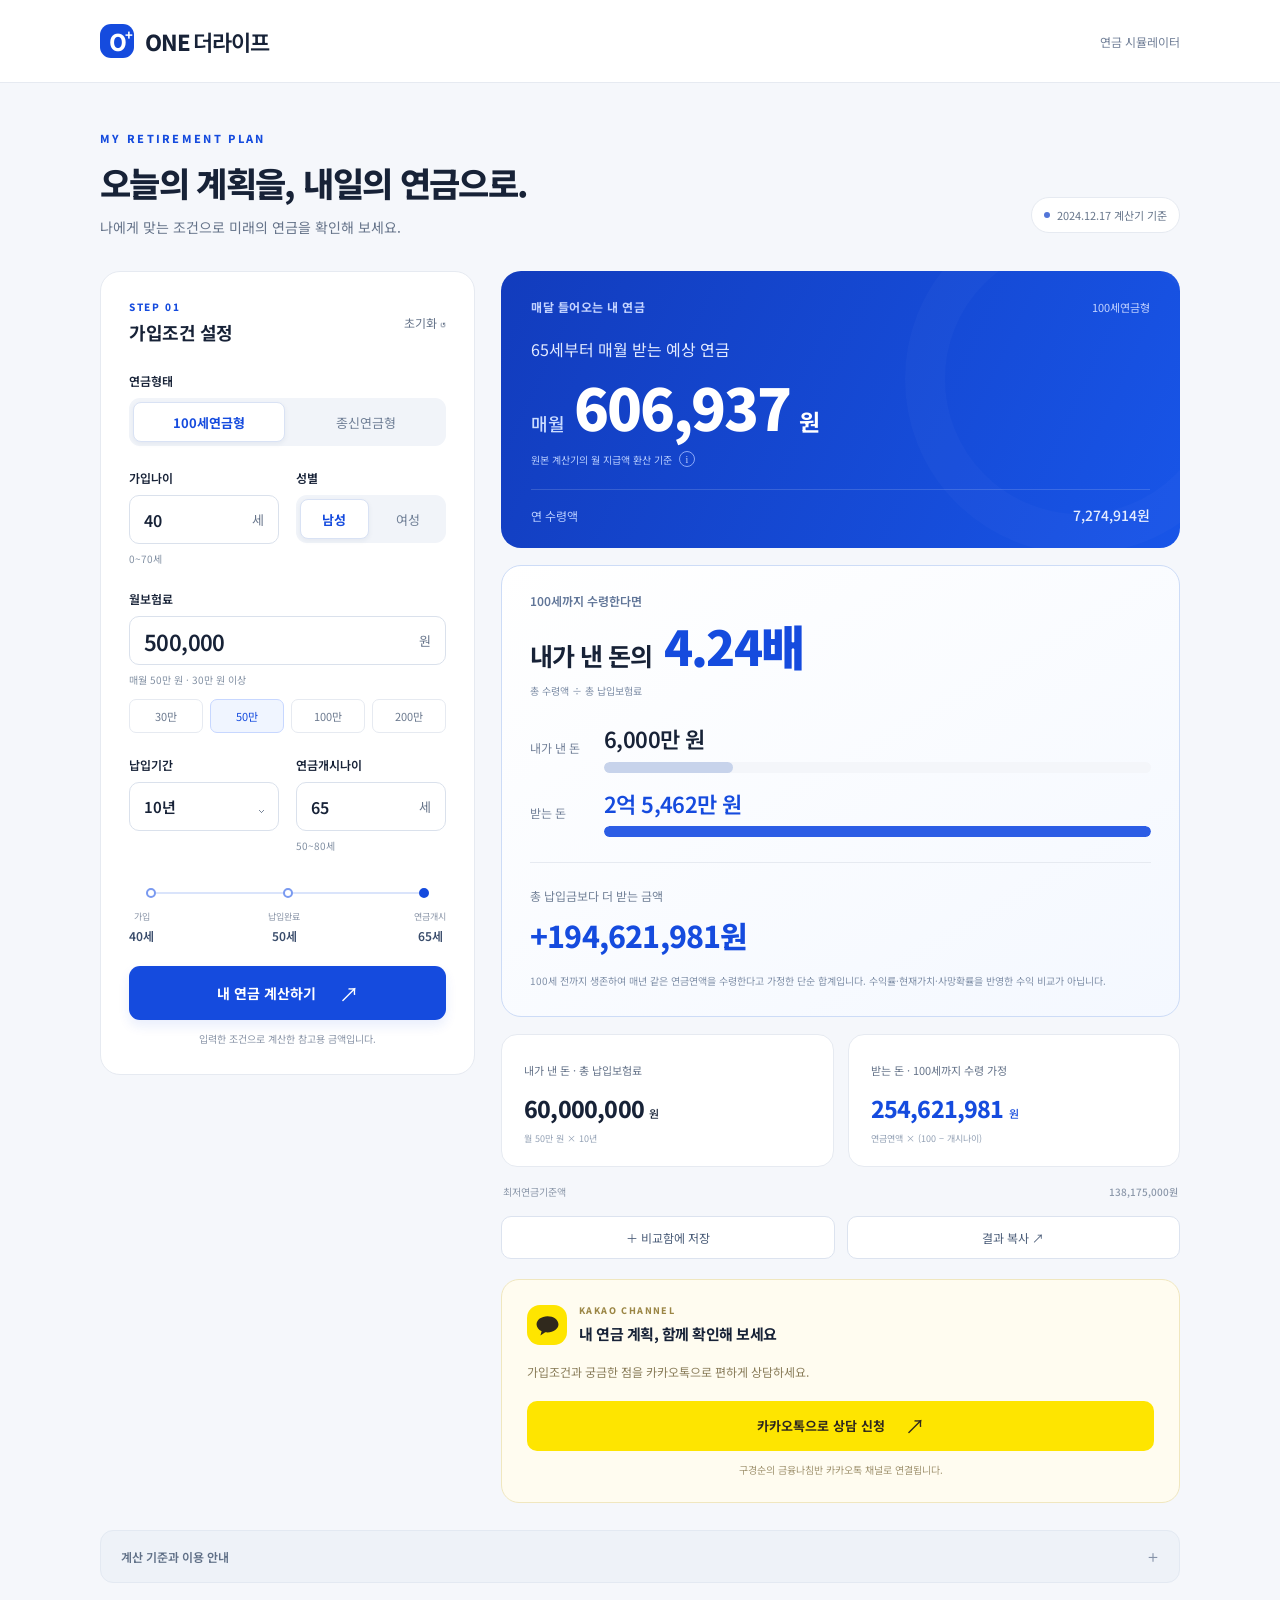
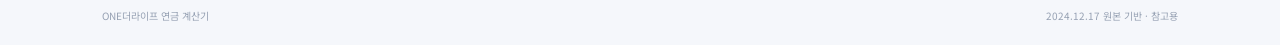
<file: annuity/index.html>
<!doctype html>
<html lang="ko">
<head>
  <meta charset="utf-8"><meta name="viewport" content="width=device-width, initial-scale=1, viewport-fit=cover">
  <meta name="theme-color" content="#154bde"><meta name="description" content="가입조건을 입력하고 ONE더라이프 연금 예상액을 확인하세요. 2024.12.17 원본 계산기 기준.">
  <link rel="manifest" href="./manifest.webmanifest"><link rel="icon" href="./icon.svg" type="image/svg+xml"><link rel="apple-touch-icon" href="./icon-192.png">
  <link rel="stylesheet" href="./style.css"><title>ONE더라이프 · 연금 계산기</title>
</head>
<body>
  <header class="topbar"><a class="brand" href="./" aria-label="ONE더라이프 계산기 홈"><span class="brand-icon">O<span>+</span></span><span>ONE<span class="brand-light">더라이프</span></span></a><span class="header-tag">연금 시뮬레이터</span></header>
  <main>
    <section class="intro"><div><p class="eyebrow">MY RETIREMENT PLAN</p><h1>오늘의 계획을,<br class="mobile-break"> 내일의 연금으로.</h1><p class="subtitle">나에게 맞는 조건으로 미래의 연금을 확인해 보세요.</p></div><div class="source-chip"><span class="status-dot"></span>2024.12.17 계산기 기준</div></section>
    <div class="workspace">
      <section class="panel input-panel" aria-labelledby="input-title">
        <div class="panel-heading"><div><p class="step">STEP 01</p><h2 id="input-title">가입조건 설정</h2></div><button class="text-button" id="reset" type="button">초기화 ↺</button></div>
        <form id="calculator" novalidate>
          <fieldset class="field"><legend>연금형태</legend><div class="segments type-segments"><label><input type="radio" name="type" value="1" checked><span>100세연금형</span></label><label><input type="radio" name="type" value="2"><span>종신연금형</span></label></div><p class="error" id="error-type"></p></fieldset>
          <div class="field-grid"><div class="field"><label for="age">가입나이</label><div class="input-wrap"><input id="age" name="age" type="number" inputmode="numeric" min="0" max="70" step="1" value="40" aria-describedby="error-age"><span>세</span></div><p class="hint">0~70세</p><p class="error" id="error-age"></p></div><fieldset class="field"><legend>성별</legend><div class="segments sex-segments"><label><input type="radio" name="sex" value="1" checked><span>남성</span></label><label><input type="radio" name="sex" value="2"><span>여성</span></label></div><p class="error" id="error-sex"></p></fieldset></div>
          <div class="field"><label for="premium">월보험료</label><div class="input-wrap premium-wrap"><input id="premium" name="premium" type="text" inputmode="numeric" value="500,000" autocomplete="off" aria-describedby="premium-hint error-premium"><span>원</span></div><p class="hint" id="premium-hint">매월 50만 원 · 30만 원 이상</p><div class="quick-values" aria-label="월보험료 빠른 선택"><button type="button" data-premium="300000">30만</button><button type="button" data-premium="500000" class="active">50만</button><button type="button" data-premium="1000000">100만</button><button type="button" data-premium="2000000">200만</button></div><p class="error" id="error-premium"></p></div>
          <div class="field-grid"><div class="field"><label for="payYears">납입기간</label><div class="select-wrap"><select id="payYears" name="payYears" aria-describedby="error-payYears"><option value="5">5년</option><option value="7">7년</option><option value="10" selected>10년</option><option value="12">12년</option><option value="15">15년</option><option value="20">20년</option><option value="25">25년</option><option value="30">30년</option></select></div><p class="error" id="error-payYears"></p></div><div class="field"><label for="startAge">연금개시나이</label><div class="input-wrap"><input id="startAge" name="startAge" type="number" inputmode="numeric" min="50" max="80" value="65" aria-describedby="error-startAge"><span>세</span></div><p class="hint">50~80세</p><p class="error" id="error-startAge"></p></div></div>
          <div class="timeline"><div class="timeline-line"><i></i><i></i><i></i></div><div class="timeline-labels"><span>가입 <b id="timeline-age">40세</b></span><span>납입완료 <b id="timeline-end">50세</b></span><span>연금개시 <b id="timeline-start">65세</b></span></div></div>
          <button class="primary-button" type="submit">내 연금 계산하기 <span>↗</span></button>
          <p class="form-note" id="form-note">조건을 설정한 뒤 계산하기를 눌러 주세요.</p>
        </form>
      </section>
      <section class="result-column" aria-labelledby="result-title">
        <div id="stale-note" class="stale-note" hidden>조건이 변경되었습니다. 계산하기를 눌러 결과를 갱신해 주세요.</div>
        <div id="result-content">
          <section class="hero-result monthly-hero"><div class="result-top"><span class="result-tag">매달 들어오는 내 연금</span><span id="result-type">100세연금형</span></div><p id="result-title">65세부터 매월 받는 예상 연금</p><div class="monthly-amount"><span class="monthly-prefix">매월</span><strong id="monthly">606,937</strong><span class="monthly-unit">원</span></div><div class="monthly-caption">원본 계산기의 월 지급액 환산 기준 <button type="button" class="info-button" id="monthly-info" aria-label="월 지급액 환산 안내" aria-expanded="false">i</button></div><p id="monthly-explanation" class="monthly-explanation" hidden>원본의 월 지급액 환산식을 적용했습니다. 연금연액을 단순히 12로 나눈 금액과 다릅니다. 실제 지급 방식은 계약 내용을 확인해 주세요.</p><div class="hero-divider"></div><div class="annual-secondary"><span>연 수령액</span><b><span id="annual">7,274,914</span>원</b></div></section>
          <section class="panel breakdown-panel return-highlight"><div class="return-heading"><p>100세까지 수령한다면</p><h2>내가 낸 돈의 <strong id="ratio">4.24배</strong></h2><span>총 수령액 ÷ 총 납입보험료</span></div><div class="comparison-bars"><div><span>내가 낸 돈</span><div class="bar-track"><div class="bar paid-bar" id="paid-bar" style="width:23.6%"></div></div><b id="bar-paid">6,000만 원</b></div><div><span>받는 돈</span><div class="bar-track"><div class="bar total-bar"></div></div><b id="bar-total">2억 5,462만 원</b></div></div><div class="difference"><span>총 납입금보다 더 받는 금액</span><strong id="extra">+194,621,981원</strong></div><p class="fine-print">100세 전까지 생존하여 매년 같은 연금연액을 수령한다고 가정한 단순 합계입니다. 수익률·현재가치·사망확률을 반영한 수익 비교가 아닙니다.</p></section>
          <div class="summary-grid"><section class="metric-card"><span>내가 낸 돈 · 총 납입보험료</span><strong id="paid">60,000,000<span>원</span></strong><p id="paid-description">월 50만 원 × 10년</p></section><section class="metric-card accent-card"><span>받는 돈 · 100세까지 수령 가정</span><strong id="total">254,621,981<span>원</span></strong><p>연금연액 × (100 − 개시나이)</p></section></div>
          <p class="guarantee-secondary">최저연금기준액 <b id="guarantee">138,175,000원</b></p>
          <div class="result-actions"><button type="button" id="save-result">＋ 비교함에 저장</button><button type="button" id="copy-result">결과 복사 ↗</button></div>
          <section class="consultation-card" aria-labelledby="consultation-title">
            <div class="consultation-heading"><span class="chat-icon" aria-hidden="true"><svg viewBox="0 0 32 32" fill="currentColor"><path d="M16 5C8.8 5 3 9.3 3 14.6c0 3.4 2.4 6.5 6 8.2l-1.4 5 5.7-3.7c.9.1 1.8.2 2.7.2 7.2 0 13-4.3 13-9.7S23.2 5 16 5Z"/></svg></span><div><p class="consultation-eyebrow">KAKAO CHANNEL</p><h2 id="consultation-title">내 연금 계획, 함께 확인해 보세요</h2></div></div>
            <p class="consultation-description">가입조건과 궁금한 점을<br class="mobile-break"> 카카오톡으로 편하게 상담하세요.</p>
            <a id="kakao-consultation" class="kakao-button" href="https://pf.kakao.com/_xezXWX/chat" target="_blank" rel="noopener noreferrer" aria-label="카카오톡으로 상담 신청 (새 창)">카카오톡으로 상담 신청 <span aria-hidden="true">↗</span></a>
            <p class="consultation-note">구경순의 금융나침반 카카오톡 채널로 연결됩니다.</p>
          </section>
        </div>
        <section class="panel saved-panel" id="saved-panel" hidden><div class="section-heading"><h2>가입조건 비교</h2><button type="button" class="text-button" id="clear-saved">모두 삭제</button></div><p class="hint">최대 3개 · 이 기기에만 저장됩니다.</p><div id="saved-list"></div></section>
      </section>
    </div>
    <section class="method-section"><details><summary>계산 기준과 이용 안내 <span>＋</span></summary><div class="method-content"><p><b>2024.12.17 버전의 ‘연금액 계산’ 화면을 옮긴 참고용 계산기입니다.</b> 보험회사의 공식 앱이 아니며, 현재 판매 조건이나 요율을 확인하는 서비스가 아닙니다.</p><ul><li>원본 기본 설정과 동일하게 공시이율 입력값 0%, 추가납입·중도인출·행복이벤트자금 0을 적용합니다. 숨김 시트의 해약환급금·펀드수익률·LTC 계산은 제공하지 않습니다.</li><li>최저연금기준액은 누적 납입보험료에 매월 연단리 이율의 1/12을 더합니다. 100세연금형은 경과 20년 이내 7% / 이후 5%, 종신연금형은 6% / 4%입니다. 이 비율은 보험료의 투자수익률이 아닙니다.</li><li>연금연액 = 연금기준금액 × 성별·개시나이별 기초지급률 × (1 + 장기유지가산률). 원본처럼 나이 구간별 요율을 적용하며, 75~80세는 같은 구간입니다.</li><li>‘100세까지 총연금액’은 원본 화면과 같이 연금연액 × (100 − 개시나이)입니다. 종신연금형의 지급이 100세에 끝난다는 뜻은 아닙니다.</li><li>표시 금액은 원 단위 반올림이며 계산 중에는 반올림하지 않습니다. 최소 월보험료 30만 원과 납입완료 후 개시 조건을 확인합니다. 실제 가입 가능 여부는 별도 확인이 필요합니다.</li></ul><p class="verification-note">검증 범위: 원본 저장 사례(40세 남성 / 월 50만 원 / 10년납 / 65세 개시)의 월별 기준액 300개와 연금 결과를 대조했습니다. 변경 조건의 Excel 재계산 대조는 아직 완료되지 않았습니다.</p><p>원본 안내: 당사 내부 참고용 자료로 고객 및 GA에 제공할 수 없으며, 환급금·보험금의 근거가 될 수 없습니다. 중도 해지 시 해약환급금에 손실이 발생할 수 있으므로 상품설명서를 확인해 주세요.</p></div></details></section>
    <footer><span>ONE더라이프 연금 계산기</span><span>2024.12.17 원본 기반 · 참고용</span></footer>
  </main>
  <div class="toast" id="toast" role="status" aria-live="polite"></div>
  <script type="module" src="./app.js"></script>
</body>
</html>
</file>
<file: annuity/style.css>
@import url('https://fonts.googleapis.com/css2?family=Noto+Sans+KR:wght@400;500;600;700;800;900&display=swap');
:root{font-family:'Noto Sans KR',-apple-system,BlinkMacSystemFont,'Segoe UI',sans-serif;color:#172237;background:#f5f7fb;font-synthesis:none;--blue:#154bde;--muted:#66748a;--line:#e6eaf1}*{box-sizing:border-box}body{margin:0}button,input,select{font:inherit}button,a,input,select,summary{-webkit-tap-highlight-color:transparent}button{cursor:pointer}button:focus-visible,a:focus-visible,summary:focus-visible{outline:3px solid #8dabff;outline-offset:3px}button:disabled{cursor:default;opacity:.5}a{color:inherit;text-decoration:none}.topbar{height:83px;background:white;border-bottom:1px solid var(--line);display:flex;align-items:center;justify-content:space-between;padding:0 max(28px,calc((100vw - 1140px)/2))}.brand{display:flex;align-items:center;gap:11px;font-size:22px;font-weight:800;letter-spacing:-1px}.brand-icon{width:34px;height:34px;border-radius:11px;background:var(--blue);color:white;display:flex;align-items:center;justify-content:center;font-size:23px;position:relative;letter-spacing:-2px}.brand-icon>span{font-size:13px;position:absolute;right:3px;top:1px}.brand-light{font-weight:600;margin-left:3px}.header-tag{color:#728098;font-size:12px}main{max-width:1140px;margin:0 auto;padding:47px 0 22px}.intro{display:flex;align-items:flex-end;justify-content:space-between;margin-bottom:34px}.eyebrow{font-size:11px;letter-spacing:2.3px;color:var(--blue);font-weight:800;margin:0 0 12px}h1{font-size:34px;line-height:1.45;letter-spacing:-1.65px;margin:0 0 10px;font-weight:800}.mobile-break{display:none}.subtitle{font-size:14px;color:var(--muted);margin:0}.source-chip{font-size:11px;padding:9px 12px;background:white;border:1px solid var(--line);border-radius:20px;color:#68778c;margin-bottom:4px;white-space:nowrap}.status-dot{display:inline-block;width:6px;height:6px;background:#5275d8;border-radius:50%;margin-right:7px;vertical-align:2px}.workspace{display:grid;grid-template-columns:400px 1fr;gap:26px;align-items:start}.panel{background:white;border:1px solid var(--line);border-radius:20px}.input-panel{padding:27px 28px}.panel-heading{display:flex;justify-content:space-between;align-items:center;margin-bottom:27px}.step{font-size:10px;font-weight:800;letter-spacing:1.6px;color:var(--blue);margin:0 0 5px}h2{font-size:18px;letter-spacing:-.5px;margin:0;font-weight:700}.text-button{border:none;background:none;color:var(--muted);font-size:12px;padding:8px 0}.field{border:0;padding:0;margin:0 0 23px;min-width:0}.field>label,.field legend{font-size:12px;font-weight:600;display:block;margin-bottom:9px;padding:0}.segments{display:flex;gap:5px;padding:4px;background:#f1f4f9;border-radius:11px}.segments label{position:relative;flex:1;min-width:0}.segments input{position:absolute;opacity:0;width:100%;height:100%;margin:0}.segments span{display:flex;align-items:center;justify-content:center;min-height:40px;cursor:pointer;font-size:13px;color:#718097;border:1px solid transparent;border-radius:8px;transition:.15s}.segments input:checked+span{background:white;color:var(--blue);font-weight:700;border-color:#d9e2f4;box-shadow:0 2px 5px #183e7610}.segments input:focus-visible+span{outline:3px solid #8dabff;outline-offset:2px}.field-grid{display:grid;grid-template-columns:1fr 1fr;gap:17px}.input-wrap{display:flex;align-items:center;border:1px solid #dae1ec;border-radius:10px;height:49px;background:white;overflow:hidden}.input-wrap:focus-within{border-color:var(--blue);box-shadow:0 0 0 3px #154bde12}.input-wrap input{width:100%;min-width:0;border:0;outline:0;background:transparent;font-size:16px;font-weight:600;padding:12px 0 12px 14px;color:#172237;font-variant-numeric:tabular-nums}.input-wrap>span{font-size:13px;color:#66748a;padding:0 14px 0 7px}.input-wrap input::-webkit-inner-spin-button{appearance:none}.premium-wrap input{font-size:22px;letter-spacing:-.6px}.hint{font-size:10px;color:#8290a3;margin:7px 0 0;line-height:1.6}.quick-values{display:flex;gap:7px;margin-top:11px}.quick-values button{flex:1;border:1px solid var(--line);border-radius:7px;background:white;font-size:11px;color:#6c7a8f;min-height:34px}.quick-values button.active{border-color:#c7d7ff;color:var(--blue);background:#f0f5ff}.select-wrap{position:relative}.select-wrap:after{content:'⌄';pointer-events:none;position:absolute;right:14px;top:12px;color:#7b889b}.select-wrap select{width:100%;border:1px solid #dae1ec;border-radius:10px;height:49px;padding:0 14px;appearance:none;background:white;color:#172237;font-size:15px;font-weight:600}.select-wrap select:focus-visible{outline:3px solid #154bde30;border-color:var(--blue)}.error{font-size:11px;color:#c43c46;margin:6px 0 0;line-height:1.6}.error:empty{display:none}input[aria-invalid=true],select[aria-invalid=true]{background:#fff5f5}.timeline{padding:14px 0 22px;margin-top:-3px}.timeline-line{position:relative;display:flex;justify-content:space-between;margin:0 17px 12px}.timeline-line:before{content:'';position:absolute;left:0;right:0;top:4px;height:2px;background:#dae4fb}.timeline-line i{height:10px;width:10px;border:2px solid #7a9af0;background:white;border-radius:50%;position:relative}.timeline-line i:last-child{background:var(--blue);border-color:var(--blue)}.timeline-labels{display:flex;justify-content:space-between}.timeline-labels>span{font-size:9px;color:#8994a7;text-align:center}.timeline-labels b{display:block;margin-top:4px;font-size:12px;color:#394c6b;font-weight:600}.primary-button{width:100%;height:54px;border:0;border-radius:11px;color:white;background:var(--blue);font-size:14px;font-weight:700;display:flex;align-items:center;justify-content:center;gap:23px;box-shadow:0 6px 12px #154bde18}.primary-button:hover{background:#1041c6}.primary-button span{font-size:20px;font-weight:400}.form-note{font-size:10px;color:#8994a7;text-align:center;margin:11px 0 0;line-height:1.6}.hero-result{position:relative;overflow:hidden;background:linear-gradient(115deg,#123cbd,#1855e8);color:white;border-radius:20px;padding:27px 30px 22px;min-height:270px}.hero-result:after{content:'';position:absolute;right:-75px;top:-67px;width:270px;height:270px;border:40px solid #ffffff05;border-radius:50%;pointer-events:none}.result-top{display:flex;align-items:center;justify-content:space-between;font-size:11px;color:#c3d3ff;margin-bottom:24px}.result-tag{font-size:10px;letter-spacing:1.7px;font-weight:700}.hero-result #result-title{font-size:14px;color:#d4e1ff;margin:0 0 4px}.annual-value{display:flex;align-items:baseline;gap:10px;position:relative;z-index:1;flex-wrap:wrap}.annual-value strong{font-size:45px;font-weight:800;letter-spacing:-1.8px;line-height:1.5;font-variant-numeric:tabular-nums}.annual-value>span{font-size:13px;color:#cddcff}.monthly-line{font-size:11px;color:#c3d3ff;margin:1px 0 0;display:flex;gap:8px;align-items:center}.monthly-line b{font-weight:500;color:#edf2ff}.info-button{font-family:serif;font-size:10px;color:#c3d3ff;border:1px solid #8aa8f9;border-radius:50%;width:16px;height:16px;display:inline-flex;align-items:center;justify-content:center;padding:0;background:transparent;min-width:16px}.monthly-explanation{font-size:11px;line-height:1.8;color:#d5e1ff;margin:10px 0 0;max-width:420px}.hero-divider{height:1px;background:#ffffff26;margin:23px 0 16px}.hero-bottom{display:flex;justify-content:space-between;align-items:center}.hero-bottom>span:first-child{font-size:11px;color:#baccff}.hero-bottom b{font-size:15px;display:inline-block;color:white;font-weight:600;margin-left:14px}.hero-orbit{width:29px;height:29px;border-radius:50%;background:#ffffff12;border:1px solid #ffffff20;display:flex;align-items:center;justify-content:center;font-size:20px}.summary-grid{display:grid;grid-template-columns:1fr 1fr;gap:14px;margin:17px 0}.metric-card{padding:21px 22px;background:white;border:1px solid var(--line);border-radius:16px;min-width:0}.metric-card>span{font-size:11px;color:var(--muted)}.metric-card strong{font-size:23px;font-weight:800;letter-spacing:-.8px;display:block;margin-top:11px;overflow-wrap:anywhere;font-variant-numeric:tabular-nums}.metric-card strong>span{font-size:11px;letter-spacing:0;font-weight:500;margin-left:5px}.metric-card p{font-size:9px;color:#92a0b4;margin:7px 0 0}.accent-card strong{color:var(--blue)}.breakdown-panel{padding:24px 25px}.section-heading{display:flex;justify-content:space-between;align-items:center;gap:12px}.section-heading h2{font-size:14px}.small-tag{font-size:11px;color:var(--blue);font-weight:700;background:#edf3ff;border-radius:6px;padding:5px 9px}.comparison-bars{margin:23px 0}.comparison-bars>div{display:grid;grid-template-columns:108px 1fr 106px;gap:11px;align-items:center;margin:16px 0}.comparison-bars span{font-size:10px;color:#738199}.comparison-bars b{font-size:11px;font-weight:600;text-align:right;white-space:nowrap}.bar-track{height:9px;border-radius:9px;background:#f4f6fa;overflow:hidden}.bar{height:100%;border-radius:9px;transition:width .4s}.paid-bar{background:#c7d3eb}.total-bar{background:#2c5de5;width:100%}.difference{border-top:1px solid var(--line);padding-top:20px;display:flex;justify-content:space-between;gap:12px;align-items:center}.difference>span{font-size:10px;color:#718097}.difference strong{color:var(--blue);font-size:19px;letter-spacing:-.6px;overflow-wrap:anywhere}.fine-print{font-size:9px;color:#93a0b2;line-height:1.9;margin:13px 0 0}.result-actions{display:flex;gap:12px;margin-top:17px}.result-actions button{border:1px solid #dce3ef;border-radius:10px;background:white;font-size:12px;color:#4a5c78;height:43px;flex:1}.result-actions button:hover{border-color:#7e9fee;color:var(--blue)}.stale-note{background:#fff7e8;border:1px solid #f3d9a0;padding:12px 16px;border-radius:10px;font-size:11px;color:#94661b;line-height:1.6;margin-bottom:12px}#result-content.stale .hero-result,#result-content.stale .summary-grid,#result-content.stale .breakdown-panel{opacity:.55}.saved-panel{padding:22px 24px;margin-top:20px}.saved-item{border-top:1px solid var(--line);padding:15px 0;margin-top:13px;display:flex;gap:10px;justify-content:space-between;align-items:center}.saved-item p{font-size:10px;color:var(--muted);margin:0 0 7px;line-height:1.7}.saved-item strong{font-size:16px;color:var(--blue)}.saved-buttons{display:flex;flex-direction:column;gap:5px}.saved-buttons button{border:1px solid var(--line);border-radius:6px;background:white;font-size:10px;padding:6px 10px;color:#607087}.method-section{margin-top:27px;background:#eef2f8;border:1px solid #e3e9f2;border-radius:13px}summary{list-style:none;font-size:12px;font-weight:600;color:#607087;padding:17px 20px;cursor:pointer;display:flex;justify-content:space-between}summary::-webkit-details-marker{display:none}summary>span{color:#8592a8}.method-content{padding:0 21px 19px;font-size:11px;line-height:1.95;color:#718097}.method-content ul{padding-left:18px}.method-content li{margin-bottom:7px}.method-content p{margin:8px 0}.verification-note{background:#e4ebf7;padding:10px 13px;border-radius:7px}footer{display:flex;justify-content:space-between;font-size:10px;color:#96a1b3;margin-top:25px;padding:0 2px}.toast{position:fixed;bottom:calc(25px + env(safe-area-inset-bottom));left:50%;transform:translateX(-50%) translateY(25px);background:#172237;color:white;padding:13px 21px;border-radius:12px;box-shadow:0 6px 25px #17223725;font-size:12px;opacity:0;pointer-events:none;transition:.2s;z-index:20;max-width:90vw;line-height:1.7;text-align:center}.toast.visible{opacity:1;transform:translateX(-50%) translateY(0)}[hidden]{display:none!important}
@media(min-width:1280px){main{max-width:1080px}.topbar{padding-left:calc((100vw - 1080px)/2);padding-right:calc((100vw - 1080px)/2)}.workspace{grid-template-columns:375px 1fr}}
@media(max-width:1195px){main{margin:0 28px}.workspace{grid-template-columns:350px 1fr}.input-panel{padding:25px 23px}.annual-value strong{font-size:39px}.metric-card{padding:19px 16px}.metric-card strong{font-size:21px}.comparison-bars>div{grid-template-columns:99px 1fr 100px;gap:8px}}
@media(max-width:850px){main{max-width:600px;margin:0 auto;padding:31px 20px}.topbar{height:67px;padding:0 22px}.brand{font-size:20px}.brand-icon{width:31px;height:31px;font-size:21px}.intro{display:block;margin-bottom:25px}h1{font-size:30px}.source-chip{display:inline-block;margin-top:17px;font-size:10px}.workspace{grid-template-columns:1fr;gap:21px}.input-panel{padding:24px}.panel-heading{margin-bottom:23px}.field{margin-bottom:21px}.hero-result{padding:25px 25px 21px}.annual-value strong{font-size:43px}.result-top{margin-bottom:23px}.metric-card strong{font-size:22px}.comparison-bars>div{grid-template-columns:103px 1fr 103px}.header-tag{font-size:10px}.subtitle{font-size:12px}.breakdown-panel{padding:23px}.difference strong{font-size:18px}.form-note{font-size:10px}}
@media(max-width:390px){main{padding:26px 16px}.mobile-break{display:block}h1{font-size:28px}.input-panel{padding:22px 20px}.hero-result{padding:23px 22px}.annual-value strong{font-size:36px}.annual-value>span{font-size:12px}.summary-grid{gap:10px}.metric-card{padding:18px 13px}.metric-card strong{font-size:19px}.metric-card>span{font-size:10px}.comparison-bars>div{grid-template-columns:94px 1fr 92px;gap:6px}.comparison-bars span,.comparison-bars b{font-size:9px}.breakdown-panel{padding:20px}.difference{display:block}.difference strong{display:block;margin-top:8px}.hero-bottom b{margin-left:6px;font-size:13px}footer{font-size:9px;gap:10px}}
@media(prefers-reduced-motion:reduce){*{transition:none!important;scroll-behavior:auto!important}}
.consultation-card{margin-top:20px;padding:24px 25px;background:#fffcf0;border:1px solid #f0e7bf;border-radius:18px}.consultation-heading{display:flex;align-items:center;gap:12px}.chat-icon{width:40px;height:40px;background:#fee500;color:#30291d;border-radius:13px;display:flex;align-items:center;justify-content:center;flex-shrink:0}.chat-icon svg{width:27px;height:27px}.consultation-eyebrow{font-size:9px;font-weight:800;letter-spacing:1.4px;color:#9b8645;margin:0 0 5px}.consultation-heading h2{font-size:15px;letter-spacing:-.5px;line-height:1.6}.consultation-description{font-size:12px;color:#8a7d5a;line-height:1.8;margin:15px 0 18px}.kakao-button{display:flex;align-items:center;justify-content:center;gap:20px;background:#fee500;color:#30291d;min-height:50px;border-radius:10px;font-size:13px;font-weight:700;transition:background .15s}.kakao-button:hover{background:#f5dc00}.kakao-button span{font-size:20px;font-weight:400}.consultation-note{font-size:10px;line-height:1.6;text-align:center;margin:11px 0 0;color:#a19471}@media(max-width:390px){.consultation-card{padding:22px 20px}.consultation-heading h2{font-size:13px}.consultation-description{font-size:11px}}
.monthly-hero{padding:27px 30px 23px;min-height:0}.monthly-hero .result-top{margin-bottom:22px}.monthly-hero .result-tag{letter-spacing:.5px;font-size:12px}.monthly-hero #result-title{font-size:16px;color:#e2eaff}.monthly-amount{display:flex;align-items:baseline;gap:9px;margin:8px 0 7px;position:relative;z-index:1;flex-wrap:wrap}.monthly-prefix{font-size:18px;color:#cbdcff;font-weight:500}.monthly-amount strong{font-size:clamp(42px,4.5vw,64px);line-height:1.3;letter-spacing:-2px;font-weight:900;font-variant-numeric:tabular-nums;overflow-wrap:anywhere}.monthly-unit{font-size:23px;font-weight:700}.monthly-caption{display:flex;gap:7px;align-items:center;font-size:10px;color:#b9ceff}.monthly-hero .hero-divider{margin:22px 0 15px}.annual-secondary{display:flex;justify-content:space-between;align-items:center;font-size:12px;color:#b9ceff;gap:12px}.annual-secondary b{color:#e5edff;font-size:14px;font-weight:500}.return-highlight{margin-top:17px;padding:26px 28px;border-color:#cddcf7;background:linear-gradient(150deg,#fff,#f4f8ff)}.return-heading>p{margin:0 0 8px;color:#607598;font-size:12px;font-weight:600}.return-heading h2{font-size:25px;line-height:1.4;letter-spacing:-1px;display:flex;align-items:baseline;gap:12px;flex-wrap:wrap}.return-heading h2 strong{font-size:48px;line-height:1.2;color:#154bde;font-weight:900;letter-spacing:-1.8px}.return-heading>span{display:block;font-size:10px;color:#7c8ca5;margin-top:8px}.return-highlight .comparison-bars{margin:25px 0}.return-highlight .comparison-bars>div{grid-template-columns:62px 1fr;gap:8px 12px;margin:15px 0}.return-highlight .comparison-bars>div>span{font-size:12px;grid-row:1/3;align-self:center}.return-highlight .comparison-bars b{grid-column:2;grid-row:1;text-align:left;font-size:22px;line-height:1.4;letter-spacing:-.6px}.return-highlight .comparison-bars .bar-track{grid-column:2;grid-row:2;height:11px}.return-highlight .comparison-bars>div:last-child b{color:#154bde}.return-highlight .difference{display:block;padding-top:19px}.return-highlight .difference>span{font-size:12px}.return-highlight .difference strong{display:block;margin-top:7px;font-size:30px;line-height:1.5;font-weight:800;letter-spacing:-.8px}.return-highlight .fine-print{font-size:10px;line-height:1.8;margin-top:14px;color:#8090a8}.guarantee-secondary{display:flex;justify-content:space-between;gap:12px;margin:0 2px 17px;font-size:10px;color:#8c98aa}.guarantee-secondary b{font-weight:500}.saved-item strong{font-size:14px;line-height:1.7}#result-content.stale .guarantee-secondary{opacity:.55}@media(max-width:850px){.monthly-hero{padding:25px}.monthly-amount strong{font-size:55px}.return-heading h2 strong{font-size:47px}.return-highlight{padding:24px}.return-highlight .difference strong{font-size:28px}}@media(max-width:390px){.monthly-hero{padding:24px 21px}.monthly-amount{gap:7px}.monthly-prefix{font-size:15px}.monthly-amount strong{font-size:46px;letter-spacing:-1.8px}.monthly-unit{font-size:20px}.monthly-hero #result-title{font-size:14px}.return-highlight{padding:22px 20px}.return-heading h2{font-size:21px;gap:9px}.return-heading h2 strong{font-size:43px}.return-highlight .comparison-bars b{font-size:20px}.return-highlight .difference strong{font-size:26px}}
</file>
